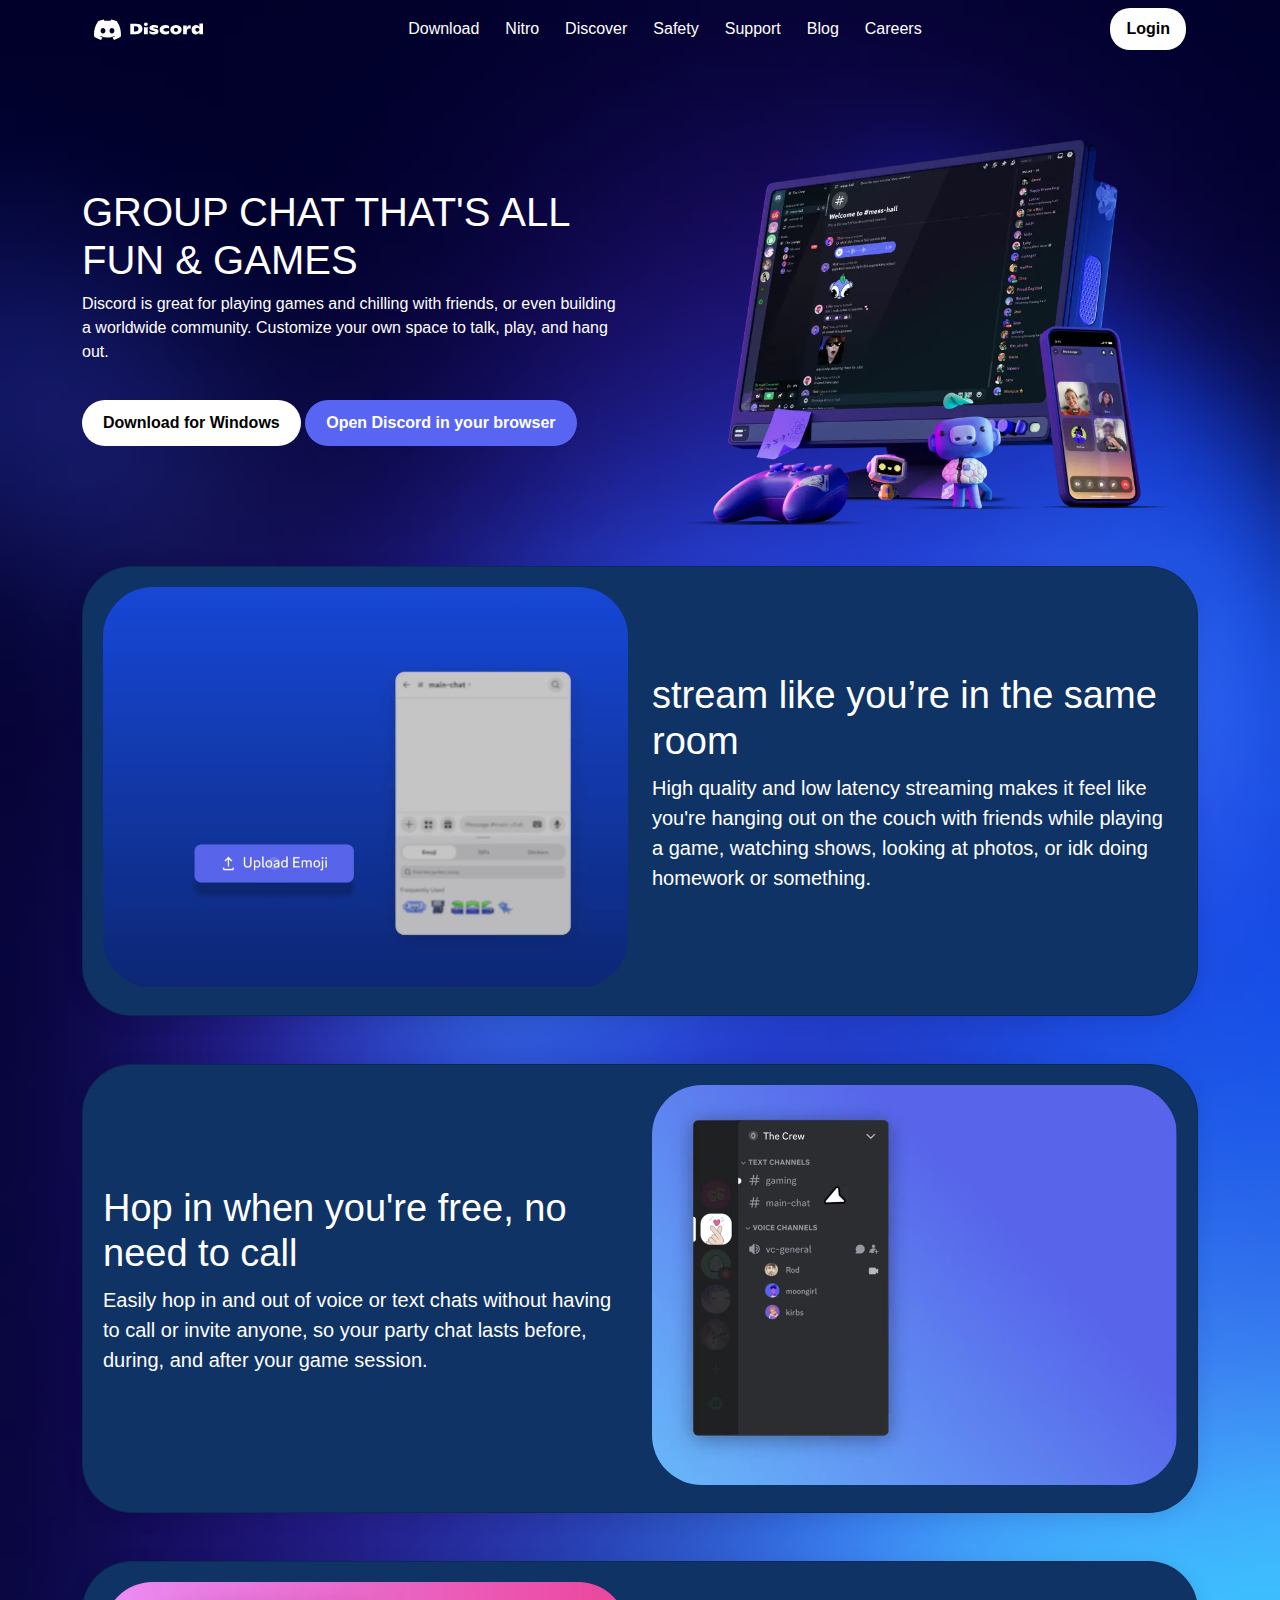
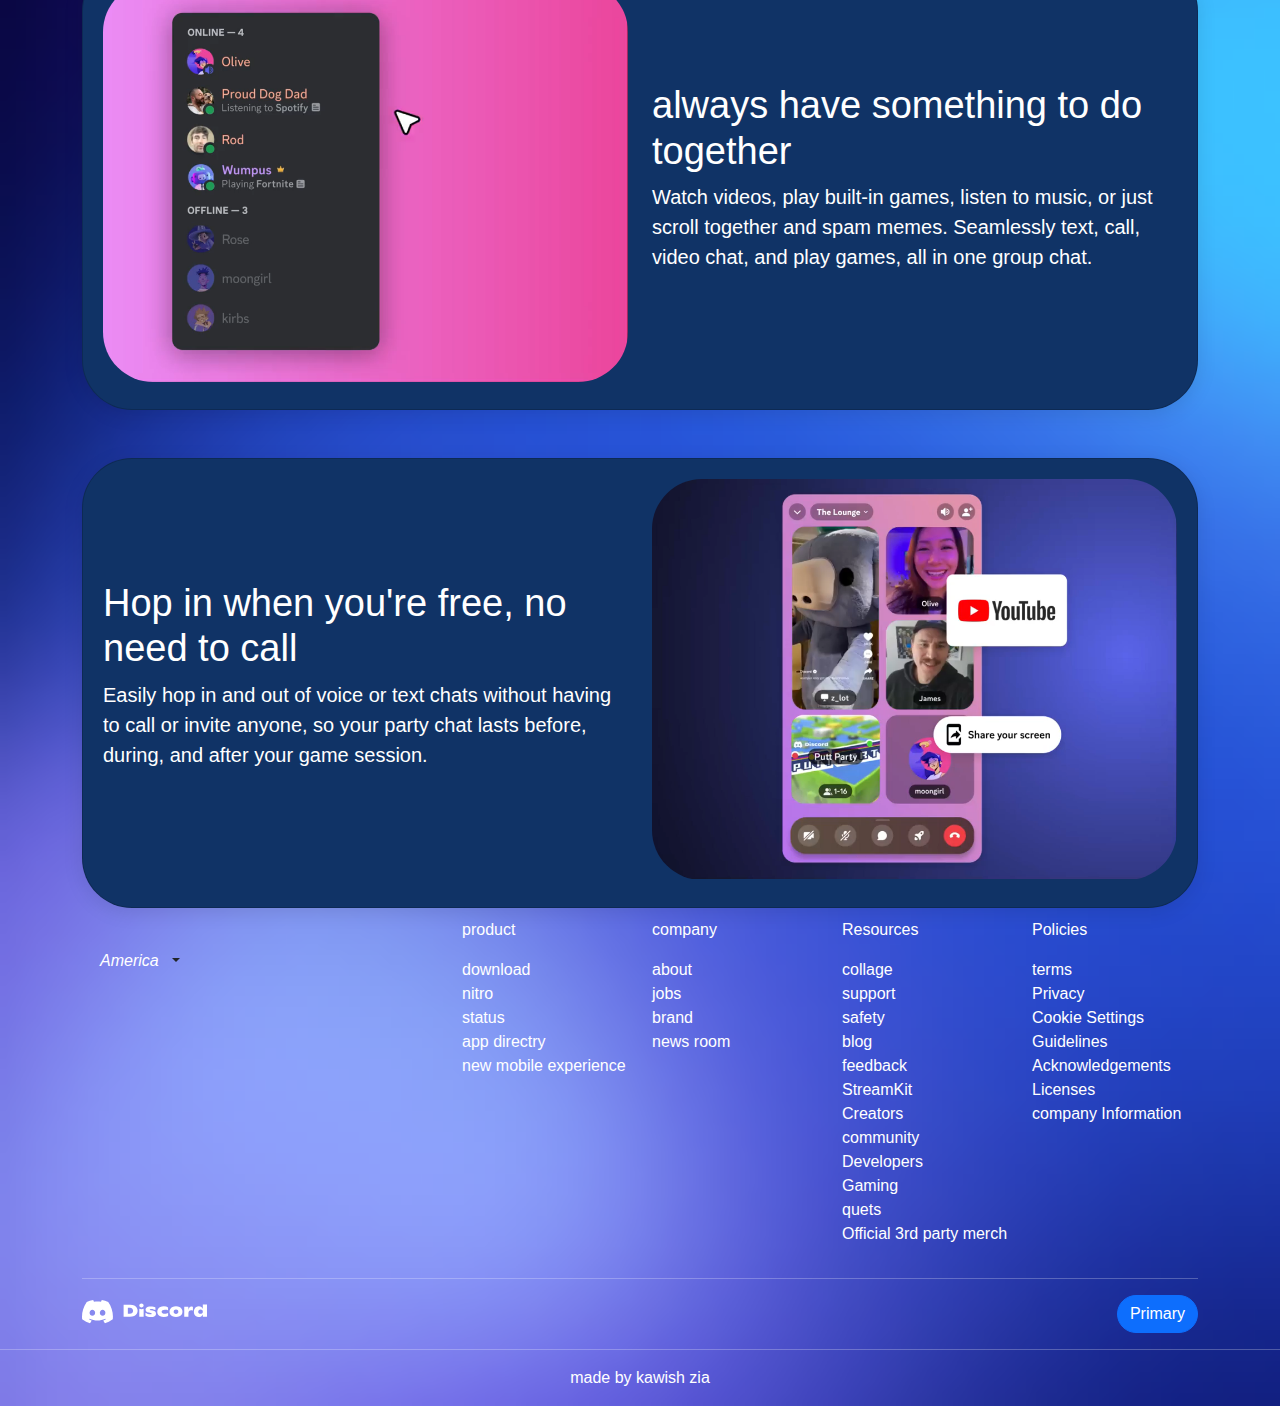
<file: index.html>
<!DOCTYPE html>
<html lang="en">
  <head>
    <meta charset="UTF-8" />
    <meta name="viewport" content="width=device-width, initial-scale=1.0" />
    <title>Discord Navbar with Bootstrap 5.3.3</title>
    <!-- Bootstrap 5.3.3 CSS -->
    <link
      href="https://cdn.jsdelivr.net/npm/bootstrap@5.3.3/dist/css/bootstrap.min.css"
      rel="stylesheet"
    />
    <link rel="stylesheet" href="./style.css" />
    <link
      rel="stylesheet"
      href="https://cdnjs.cloudflare.com/ajax/libs/font-awesome/6.6.0/css/all.min.css"
      integrity="sha512-Kc323vGBEqzTmouAECnVceyQqyqdsSiqLQISBL29aUW4U/M7pSPA/gEUZQqv1cwx4OnYxTxve5UMg5GT6L4JJg=="
      crossorigin="anonymous"
      referrerpolicy="no-referrer"
    />
   
  </head>
  <body>
    <div class="container">
      <nav class="navbar navbar-expand-lg">
        <div class="container-fluid">
          <a class="navbar-brand" href="#">
            <img src="./DiscordImg.svg" height="30" alt="Discord Logo" />
          </a>
          <button
            class="navbar-toggler"
            type="button"
            data-bs-toggle="collapse"
            data-bs-target="#navbarNav"
            aria-controls="navbarNav"
            aria-expanded="false"
            aria-label="Toggle navigation"
          >
            <span class="navbar-toggler-icon"></span>
          </button>
          <div class="collapse navbar-collapse" id="navbarNav">
            <ul class="navbar-nav me-auto mb-2 mb-lg-0">
              <li class="nav-item">
                <a class="nav-link" href="#">Download</a>
              </li>
              <li class="nav-item">
                <a class="nav-link" href="#">Nitro</a>
              </li>
              <li class="nav-item">
                <a class="nav-link" href="#">Discover</a>
              </li>
              <li class="nav-item">
                <a class="nav-link" href="#">Safety</a>
              </li>
              <li class="nav-item">
                <a class="nav-link" href="#">Support</a>
              </li>
              <li class="nav-item">
                <a class="nav-link" href="#">Blog</a>
              </li>
              <li class="nav-item">
                <a class="nav-link" href="#">Careers</a>
              </li>
            </ul>
            <a href="#" class="btn login-button">Login</a>
          </div>
        </div>
      </nav>
    </div>

    <div class="section-container">
      <div class="container">
        <div class="row align-items-center">
          <div class="col-lg-6 section-text">
            <h1>GROUP CHAT THAT'S ALL FUN & GAMES</h1>
            <p>
              Discord is great for playing games and chilling with friends, or
              even building a worldwide community. Customize your own space to
              talk, play, and hang out.
            </p>
            <div class="button">
              <a href="#" class="btn btn-custom btn-custom-download"
                >Download for Windows</a
              >
              <a href="#" class="btn btn-custom btn-custom-browser"
                >Open Discord in your browser</a
              >
            </div>
          </div>
          <div class="col-lg-6 section-image text-center">
            <img src="./bbgImg.webp" alt="Discord Image" />
          </div>
        </div>
      </div>
    </div>

    <div class="container">
      <div class="card d-flex mb-5">
        <div class="row">
          <div class="col-md-6">
            <video
              src="./vid/V1.mp4"
              autoplay
              loop
              muted
              style="max-width: 100%"
            ></video>
          </div>
          <div class="col-md-6 d-flex align-items-center">
            <div>
              <h2>stream like you’re in the same room</h2>
              <p>
                High quality and low latency streaming makes it feel like you're hanging out on the couch with friends while playing a game, watching shows, looking at photos, or idk doing homework or something.
              </p>
            </div>
          </div>
        </div>
      </div>

      <div class="card d-flex">
        <div class="row right">
          <div class="col-md-6">
            <video
              src="./vid/V3.mp4"
              autoplay
              loop
              muted
              style="max-width: 100%"
            ></video>
          </div>
          <div class="col-md-6 d-flex align-items-center">
            <div>
              <h2>Hop in when you're free, no need to call</h2>
              <p>
                Easily hop in and out of voice or text chats without having to call or invite anyone, so your party chat lasts before, during, and after your game session.
              </p>
            </div>
          </div>
        </div>
      </div>

      <div class="card d-flex my-5 ">
        <div class="row">
          <div class="col-md-6">
            <video
              src="./vid/V4.mp4"
              autoplay
              loop
              muted
              style="max-width: 100%"
            ></video>
          </div>
          <div class="col-md-6 d-flex align-items-center">
            <div>
              <h2>always have something to do together</h2>
              <p>
                Watch videos, play built-in games, listen to music, or just scroll together and spam memes. Seamlessly text, call, video chat, and play games, all in one group chat.
            </div>
          </div>
        </div>
     
      </div>

      <div class="card d-flex ">
        <div class="row right">
          <div class="col-md-6">
            <video
              src="./vid/V5.mp4"
              autoplay
              loop
              muted
              style="max-width: 100%"
            ></video>
          </div>
          <div class="col-md-6 d-flex align-items-center">
            <div>
              <h2>Hop in when you're free, no need to call</h2>
              <p>
                Easily hop in and out of voice or text chats without having to call or invite anyone, so your party chat lasts before, during, and after your game session.
              </p>
            </div>
          </div>
        </div>
      </div>

    </div>

    <div class="container">
      <div class="row">
        <div class="col-sm-12 col-md-4">
          <ul>
            <li class="mt-4 mb-4">
              <div class="dropdown dropup-auto">
                <button
                  class="btn dropdown-toggle"
                  type="button"
                  id="dropdownMenuButton"
                  data-bs-toggle="dropdown"
                  aria-expanded="false"
                >
                  <i class="fa-solid fa-earth-americas" style="color: white">
                    America</i
                  >
                </button>
                <ul
                  class="dropdown-menu transparent-dropdown"
                  aria-labelledby="dropdownMenuButton"
                >
                  <li><a class="dropdown-item" href="#">india</a></li>
                  <li><a class="dropdown-item" href="#">bangladesh</a></li>
                  <li><a class="dropdown-item" href="#">spain</a></li>
                </ul>
              </div>
            </li>
            <li>
              <i class="fa-brands fa-facebook fa-xl" style="color: #ffffff"></i>
              <i
                class="fa-brands fa-instagram fa-xl"
                style="color: #ffffff"
              ></i>
              <i class="fa-brands fa-tiktok fa-xl" style="color: #ffffff"></i>
              <i class="fa-brands fa-youtube fa-xl" style="color: #ffffff"></i>
              <i class="fa-solid fa-x fa-xl" style="color: #ffffff"></i>
            </li>
          </ul>
        </div>
        <div class="col-6 col-md-2">
          <p>product</p>
          <ul>
            <li>download</li>
            <li>nitro</li>
            <li>status</li>
            <li>app directry</li>
            <li>new mobile experience</li>
          </ul>
        </div>
        <div class="col-6 col-md-2">
          <p>company</p>
          <ul>
            <li>about</li>
            <li>jobs</li>
            <li>brand</li>
            <li>news room</li>
          </ul>
        </div>
        <div class="col-6 col-md-2">
          <p>Resources</p>
          <ul>
            <li>collage</li>
            <li>support</li>
            <li>safety</li>
            <li>blog</li>
            <li>feedback</li>
            <li>StreamKit</li>
            <li>Creators</li>
            <li>community</li>
            <li>Developers</li>
            <li>Gaming</li>
            <li>quets</li>
            <li>Official 3rd party merch</li>
          </ul>
        </div>
        <div class="col-6 col-md-2">
          <p>Policies</p>
          <ul>
            <li>terms</li>
            <li>Privacy</li>
            <li>Cookie Settings</li>
            <li>Guidelines</li>
            <li>Acknowledgements</li>
            <li>Licenses</li>
            <li>company Information</li>
          </ul>
        </div>
      </div>
      <hr />
      <div class="row">
        <div class="col">
          <img src="./DiscordImg.svg" alt="" width="125px%" />
        </div>
        <div class="col d-flex">
          <button
            type="button"
            class="btn btn-primary rounded-pill ms-auto mt-auto mb-auto"
          >
            Primary
          </button>
        </div>
      </div>
    </div>

    <hr>
    <p style="text-align: center;">made by kawish zia</p>
    <!-- Bootstrap 5.3.3 JS and dependencies -->
    <script src="https://cdn.jsdelivr.net/npm/bootstrap@5.3.3/dist/js/bootstrap.bundle.min.js"></script>
  </body>
</html>
</file>
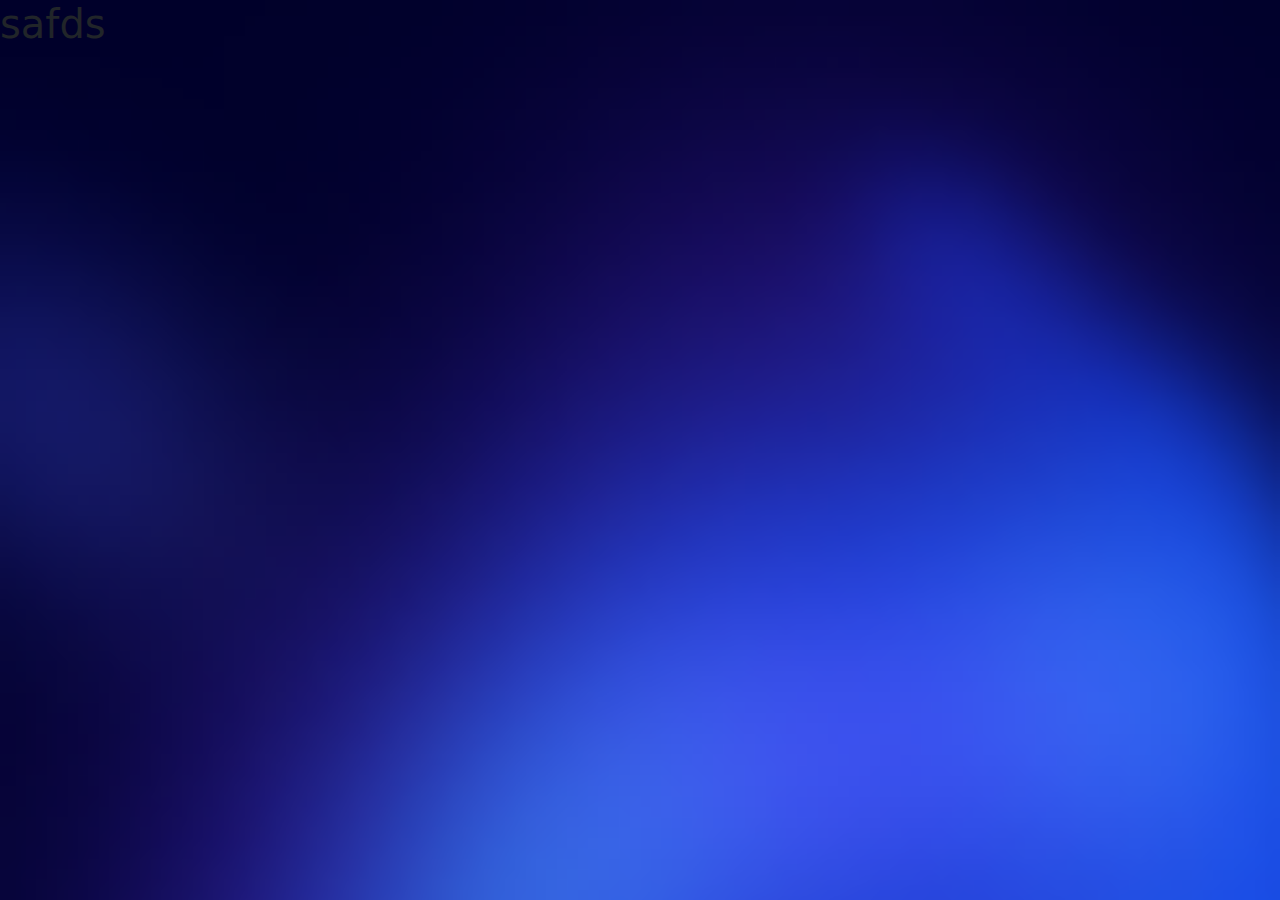
<file: demo.html>
<!DOCTYPE html>
<html lang="en">
<head>
    <meta charset="UTF-8">
    <meta name="viewport" content="width=device-width, initial-scale=1.0">
    <title>Document</title>
    <link rel="stylesheet" href="style.css">
    <link href="https://cdn.jsdelivr.net/npm/bootstrap@5.3.3/dist/css/bootstrap.min.css" rel="stylesheet">

</head>
<body>
    <h1>safds</h1>

      <script src="https://cdn.jsdelivr.net/npm/bootstrap@5.3.3/dist/js/bootstrap.bundle.min.js"></script>
 
</body>
</html>
</file>
<file: style.css>
/* for small screen */
/* @media only screen and (max-width: 767px) {
body{
    background-color: red;
}
} */

/* for medium like tablet screen */
/* @media only screen and (min-width: 768px) and (max-width:1023px) {
    body{
        background-color: green;

    }
} */
/* small and medium both screens */
@media only screen and (max-width:767px) {
/*     body{
        background-color: gold;
        color: white;
    } */
    .section-container .row{
        display: flex !important;
        flex-direction: column-reverse !important;
    }

    .section-container .col-lg-6{
        display: grid;
        justify-content: space-around;
    }
    .login-button {
  
        width: 100%;
    }
    .btn-custom {
        
        font-weight: normal !important;

    margin-top: 10px !important;
    padding: 5px !important;
  
    }
    .button{
        display: grid;
    }
}

/* for medium devices */
@media only screen and (min-width:768px) and (max-width: 991px) {
/*     body{
        background-color: blue;
        color: red  ;
    }  */
  .section-container .row{
        display: flex;
        flex-direction: column-reverse;
        
    }
    .section-container .col-lg-6{
        display: grid;
        justify-content: space-around;
    }
    .button {
        display: flex;
        justify-content: center;
        gap: 10px;
    }
    .right{
        flex-direction: row-reverse;
    }
} 

/* for large device  */
@media only screen and (min-width: 992px) {
/*     body{
        background-color: cyan;
         color: bisque;
    } */
} 

/* Extra large devices (large laptops and desktops, 1200px and up) */
/* @media only screen and (min-width: 1200px) {
body{
    background-color: yellow;
}} */

body{
    background-image: url(./img/bgImg.png);
    background-repeat: no-repeat;
    background-size: cover;
    color:white;

}

.jumbotron-custom {
    background-color: #103366;
    border-radius: 20px;
    padding: 40px;
    margin-top: 50px;
    color: white;
}
.chat-image {
    width: 100%;
    border-radius: 15px;
}

.card {
    background-color: #103366;
    border-radius:  50px; 
    padding: 20px; 
    box-shadow: 0 4px 20px rgba(0, 0, 0, 0.1); 
    transform: translateY(-10px); 
    transition: transform 0.3s ease, box-shadow 0.3s ease; 
}

.card:hover {
    transform: translateY(-15px); 
    box-shadow: 0 8px 30px rgba(0, 0, 0, 0.2); 
}
ul{
    padding: 0% 0 !important;
}
ul li i{
    padding: 0 5px ;
}



.transparent-dropdown {
    background-color: transparent !important;
    border: none;
    box-shadow: none;
    transition: background-color 0.3s ease;
  }
  
  .transparent-dropdown.show {
    background-color: #343a40 !important; /* Background color when dropdown is open */
    box-shadow: 0px 4px 6px rgba(0, 0, 0, 0.1);
  }
  
  .transparent-dropdown .dropdown-item {
    color: white;
  }
  
  .transparent-dropdown .dropdown-item:hover {
    background-color: rgba(255, 255, 255, 0.1);
  }
  
  .dropup-auto .dropdown-menu {
    transform: translateY(0);
    will-change: transform;
  }

  video{
    border-radius: 50px;
  }
  .right{
    flex-direction: row-reverse;
  }

  .card .d-flex{
    color: white !important;


  }
  
  .card .d-flex h2{
    font-size: 38px;
  }
  
  .card .d-flex p{
    font-size: 20px;
  }

  * {
    /* border: 1px solid white; */
    box-sizing: border-box;
    list-style-type: none;
  }
  body {
    margin: 0;
    font-family: Arial, sans-serif;
    /* background-color: #1e1e2f; */
  }

  .navbar-nav .nav-link {
    color: white !important;
    font-size: 16px;
  }
  .navbar-nav .nav-link:hover {
    color: #7289da !important;
  }
  .login-button {
    background-color: white;
    color: black;
    padding: 8px 15px;
    border-radius: 20px;
    font-weight: bold;
    text-decoration: none;
  }
  .login-button:hover {
    background-color: #7289da;
    color: white;
  }
  ul.navbar-nav.me-auto.mb-2.mb-lg-0 {
    width: 100%;
    display: flex;
    justify-content: center;
    gap: 10px;
  }

  .section-container {
    padding: 50px 15px;
  }

  .section-image img {
    width: 100%;
    max-width: 550px;
  }
  .btn-custom {
    border-radius: 30px;
    font-weight: bold;
    padding: 10px 20px;
    margin-top: 20px;
  }
  .btn-custom-download {
    background-color: white;
    color: black;
  }
  .btn-custom-download:hover {
    background-color: #d4d4d4;
  }
  .btn-custom-browser {
    background-color: #5865f2;
    color: white;
  }
  .btn-custom-browser:hover {
    background-color: #4752c4;
  }
</file>
